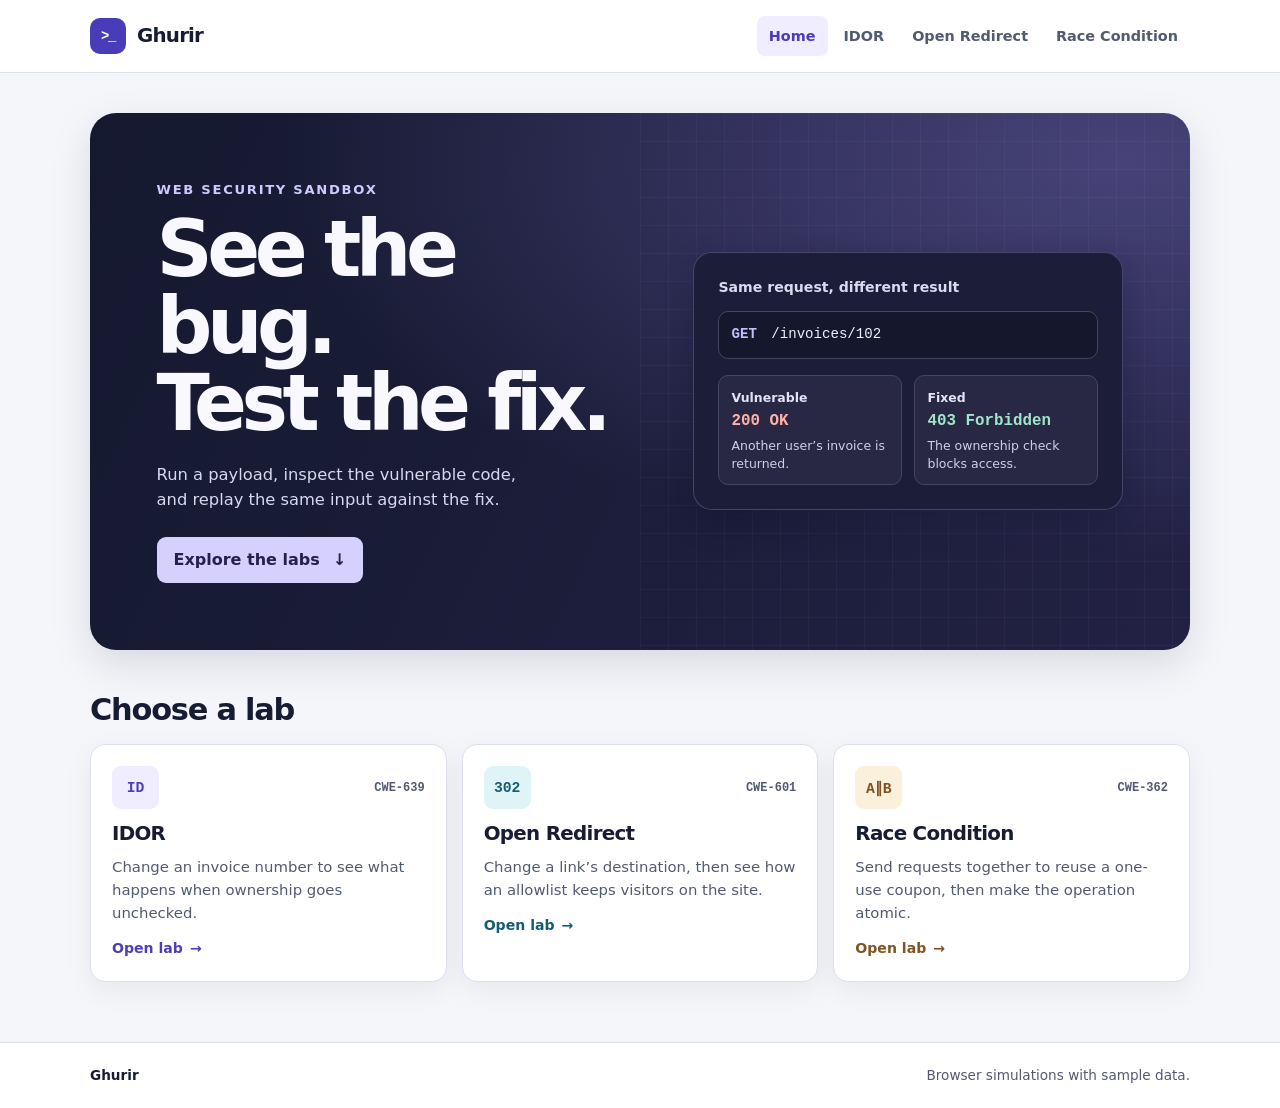
<file: index.html>
<!doctype html>
<html lang="en">
<head>
  <meta charset="utf-8">
  <meta name="viewport" content="width=device-width, initial-scale=1">
  <meta name="description" content="Three interactive labs that show vulnerable and fixed behavior side by side.">
  <meta name="theme-color" content="#f5f6fa">
  <title>Web Security Sandbox · Ghurir</title>
  <link rel="icon" type="image/png" href="./assets/icon.png">
  <link rel="stylesheet" href="./assets/styles.css">
</head>
<body>
  <a class="skip-link" href="#main">Skip to content</a>
  <header class="site-header">
    <div class="wrap header-inner">
      <a class="brand" href="./index.html">
        <span class="brand-mark" aria-hidden="true">&gt;_</span>
        <span>Ghurir</span>
      </a>
      <nav class="site-nav" aria-label="Main navigation">
        <a href="./index.html" aria-current="page">Home</a>
        <a href="./idor.html">IDOR</a>
        <a href="./open-redirect.html">Open Redirect</a>
        <a href="./race-condition.html">Race Condition</a>
      </nav>
    </div>
  </header>
  <main class="wrap home" id="main">
    <section class="hero" aria-labelledby="hero-title">
      <div class="hero-copy">
        <p class="hero-label">Web security sandbox</p>
        <h1 id="hero-title">See the bug.<br>Test the fix.</h1>
        <p>Run a payload, inspect the vulnerable code, and replay the same input against the fix.</p>
        <a class="button hero-button" href="#labs">Explore the labs <span aria-hidden="true">↓</span></a>
      </div>
      <div class="hero-example" aria-label="Example of an IDOR request">
        <div class="hero-example-label">Same request, different result</div>
        <code class="hero-request"><span>GET</span> /invoices/102</code>
        <div class="hero-outcomes">
          <div class="hero-outcome">
            <span>Vulnerable</span>
            <strong class="hero-open">200 OK</strong>
            <p>Another user’s invoice is returned.</p>
          </div>
          <div class="hero-outcome">
            <span>Fixed</span>
            <strong class="hero-blocked">403 Forbidden</strong>
            <p>The ownership check blocks access.</p>
          </div>
        </div>
      </div>
    </section>

    <section class="lab-list" id="labs" aria-labelledby="labs-title">
      <h2 id="labs-title">Choose a lab</h2>
      <div class="lab-grid">
        <a class="lab-card" data-card="idor" href="./idor.html">
          <span class="lab-symbol" aria-hidden="true">ID</span>
          <span class="card-cwe">CWE-639</span>
          <h3>IDOR</h3>
          <p>Change an invoice number to see what happens when ownership goes unchecked.</p>
          <span class="card-link">Open lab <span aria-hidden="true">→</span></span>
        </a>
        <a class="lab-card" data-card="open-redirect" href="./open-redirect.html">
          <span class="lab-symbol" aria-hidden="true">302</span>
          <span class="card-cwe">CWE-601</span>
          <h3>Open Redirect</h3>
          <p>Change a link’s destination, then see how an allowlist keeps visitors on the site.</p>
          <span class="card-link">Open lab <span aria-hidden="true">→</span></span>
        </a>
        <a class="lab-card" data-card="race-condition" href="./race-condition.html">
          <span class="lab-symbol" aria-hidden="true">A∥B</span>
          <span class="card-cwe">CWE-362</span>
          <h3>Race Condition</h3>
          <p>Send requests together to reuse a one-use coupon, then make the operation atomic.</p>
          <span class="card-link">Open lab <span aria-hidden="true">→</span></span>
        </a>
      </div>
    </section>
  </main>
  <footer class="site-footer">
    <div class="wrap footer-inner">
      <a class="footer-brand" href="./index.html">Ghurir</a>
      <span>Browser simulations with sample data.</span>
    </div>
  </footer>
</body>
</html>
</file>
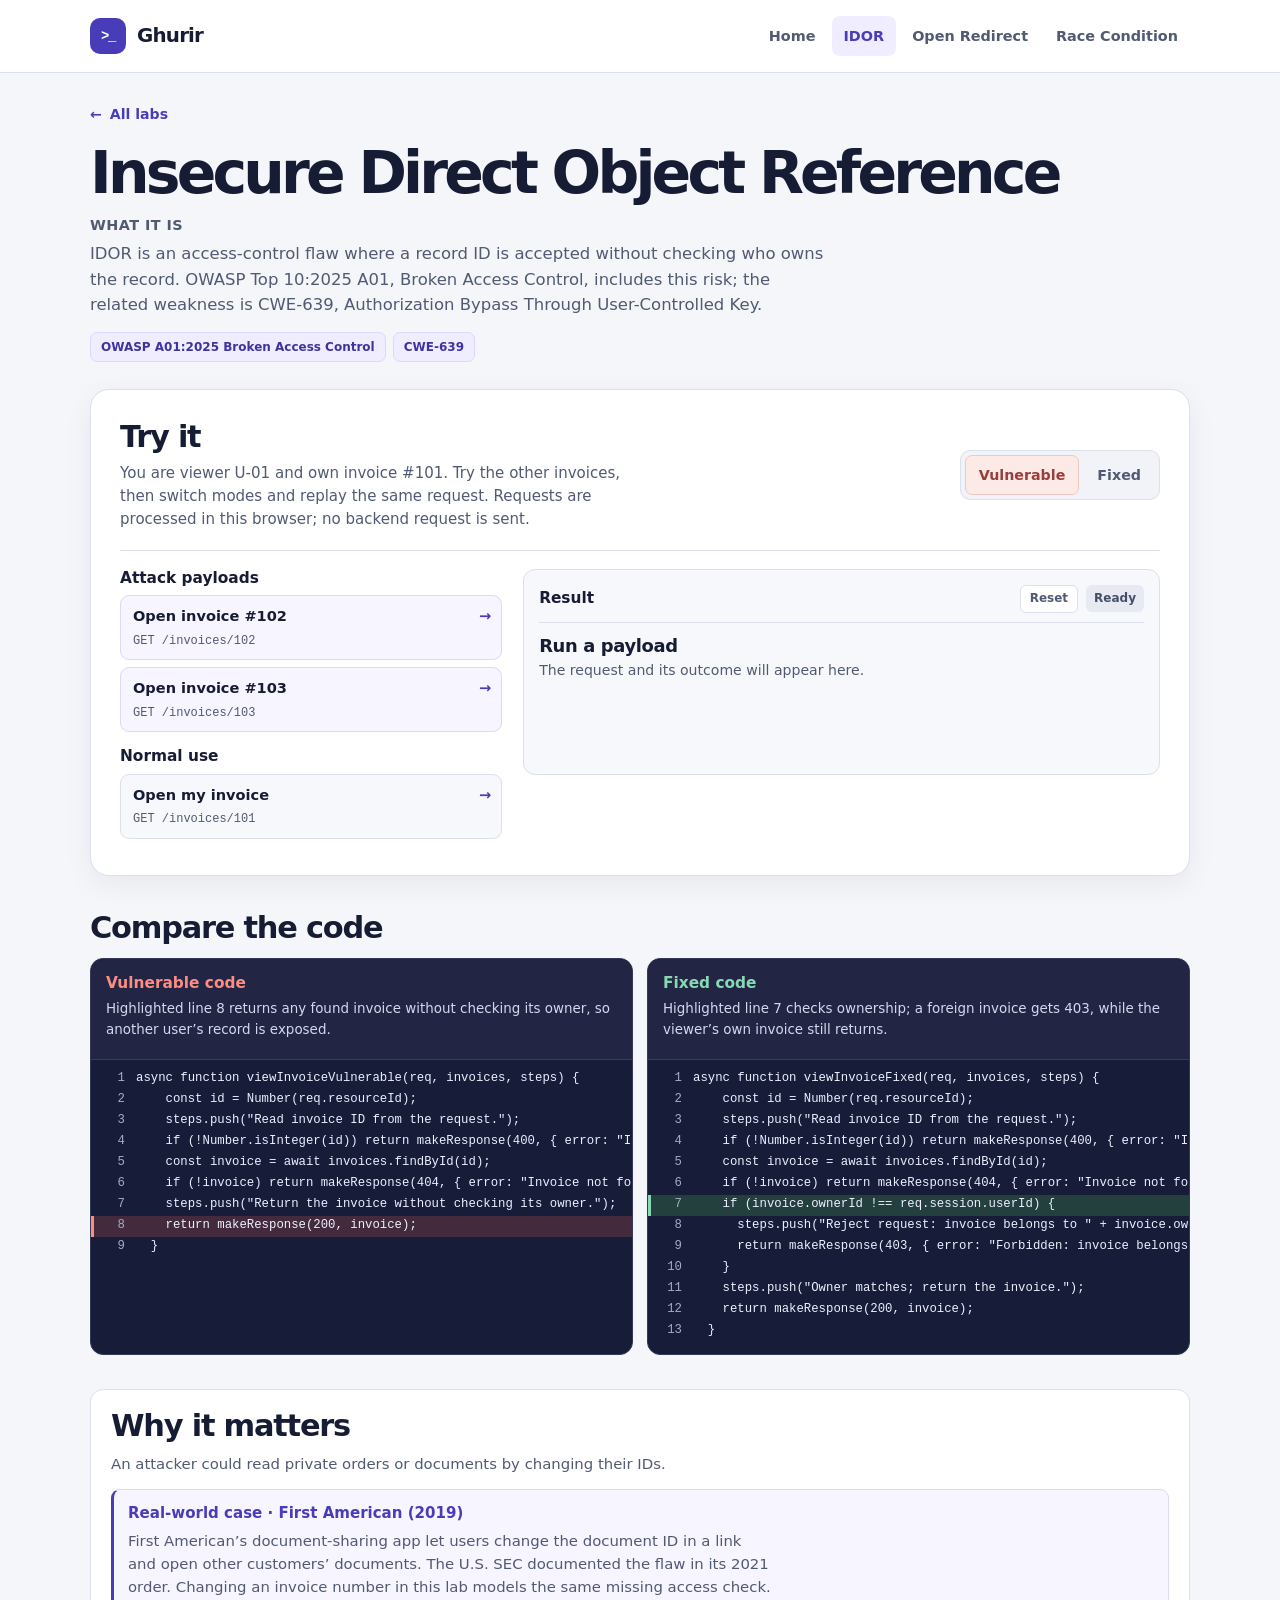
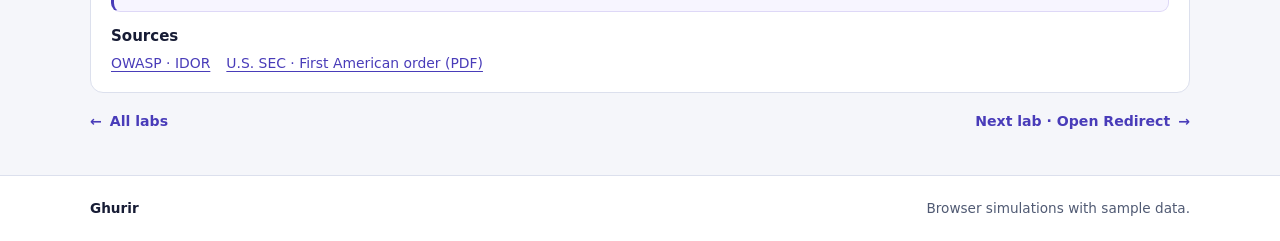
<file: idor.html>
<!doctype html>
<html lang="en">
<head>
  <meta charset="utf-8">
  <meta name="viewport" content="width=device-width, initial-scale=1">
  <meta name="description" content="Change an invoice number to see what happens when ownership goes unchecked.">
  <meta name="theme-color" content="#f5f6fa">
  <title>IDOR · Ghurir</title>
  <link rel="icon" type="image/png" href="./assets/icon.png">
  <link rel="stylesheet" href="./assets/styles.css">
  <script defer src="./assets/labs.js"></script>
  <script defer src="./assets/sandbox.js"></script>
</head>
<body>
  <a class="skip-link" href="#main">Skip to content</a>
  <header class="site-header">
    <div class="wrap header-inner">
      <a class="brand" href="./index.html">
        <span class="brand-mark" aria-hidden="true">&gt;_</span>
        <span>Ghurir</span>
      </a>
      <nav class="site-nav" aria-label="Main navigation">
        <a href="./index.html">Home</a>
        <a href="./idor.html" aria-current="page">IDOR</a>
        <a href="./open-redirect.html">Open Redirect</a>
        <a href="./race-condition.html">Race Condition</a>
      </nav>
    </div>
  </header>
  <main id="main" class="wrap lab-page">
    <a class="back-link" href="./index.html#labs"><span aria-hidden="true">←</span> All labs</a>
    <header class="lab-intro">
      <h1>Insecure Direct Object Reference</h1>
      <h2>What it is</h2>
      <p>IDOR is an access-control flaw where a record ID is accepted without checking who owns the record. OWASP Top 10:2025 A01, Broken Access Control, includes this risk; the related weakness is CWE-639, Authorization Bypass Through User-Controlled Key.</p>
      <ul class="classification" aria-label="Vulnerability classification">
        <li><a href="https://top10.owasp.org/2025/A01_2025-Broken_Access_Control/" target="_blank" rel="noopener">OWASP A01:2025 Broken Access Control</a></li>
        <li><a href="https://cwe.mitre.org/data/definitions/639.html" target="_blank" rel="noopener">CWE-639</a></li>
      </ul>
    </header>

    <section class="sandbox" data-sandbox="idor" data-mode="vulnerable" aria-labelledby="try-title">
      <div class="sandbox-header">
        <div>
          <h2 id="try-title">Try it</h2>
          <p>You are viewer U-01 and own invoice #101. Try the other invoices, then switch modes and replay the same request. Requests are processed in this browser; no backend request is sent.</p>
        </div>
        <div class="mode-picker" role="group" aria-label="Simulation mode">
          <button type="button" data-mode-button="vulnerable" aria-pressed="true">Vulnerable</button>
          <button type="button" data-mode-button="fixed" aria-pressed="false">Fixed</button>
        </div>
      </div>
      <div class="sandbox-grid">
        <div class="actions-panel">
          <h3>Attack payloads</h3>
          <button type="button" class="payload-button" data-payload="102" data-selected="false">
            <span class="payload-name">Open invoice #102 <span aria-hidden="true">→</span></span>
            <code>GET /invoices/102</code>
          </button>
          <button type="button" class="payload-button" data-payload="103" data-selected="false">
            <span class="payload-name">Open invoice #103 <span aria-hidden="true">→</span></span>
            <code>GET /invoices/103</code>
          </button>
          <h3 class="normal-heading">Normal use</h3>
          <button type="button" class="payload-button normal-button" data-payload="101" data-selected="false">
            <span class="payload-name">Open my invoice <span aria-hidden="true">→</span></span>
            <code>GET /invoices/101</code>
          </button>
        </div>
        <div class="result-panel" data-response aria-busy="false">
          <div class="result-heading">
            <h3>Result</h3>
            <span class="result-tools"><button type="button" class="reset-button" data-reset>Reset</button><span class="badge" data-status data-tone="neutral">Ready</span></span>
          </div>
          <div class="result-summary" role="status" aria-live="polite" aria-atomic="true">
            <h4 data-result-title>Run a payload</h4>
            <p data-result-detail>The request and its outcome will appear here.</p>
          </div>
          <div class="request-panel" data-request hidden>
            <h4 data-request-label>Simulated request</h4>
            <pre><code data-request-text></code></pre>
          </div>
          <div class="result-data" data-result-data></div>
        </div>
      </div>
      <noscript><p class="noscript-note">Enable JavaScript to run the simulation.</p></noscript>
    </section>

    <section class="code-section" aria-labelledby="code-title">
      <h2 id="code-title">Compare the code</h2>
      <div class="code-grid">
        <figure class="code-card" data-code-kind="vulnerable">
          <figcaption>
            <h3>Vulnerable code</h3>
            <p>Highlighted line 8 returns any found invoice without checking its owner, so another user’s record is exposed.</p>
          </figcaption>
          <pre tabindex="0" aria-label="Vulnerable code example"><code data-executable-code="vulnerable" data-highlight-line="8"></code></pre>
        </figure>
        <figure class="code-card" data-code-kind="fixed">
          <figcaption>
            <h3>Fixed code</h3>
            <p>Highlighted line 7 checks ownership; a foreign invoice gets 403, while the viewer’s own invoice still returns.</p>
          </figcaption>
          <pre tabindex="0" aria-label="Fixed code example"><code data-executable-code="fixed" data-highlight-line="7"></code></pre>
        </figure>
      </div>
    </section>

    <section class="impact-section" aria-labelledby="impact-title">
      <h2 id="impact-title">Why it matters</h2>
      <p>An attacker could read private orders or documents by changing their IDs.</p>
      <section class="case-study" id="real-world-case" aria-labelledby="case-title">
        <h3 id="case-title">Real-world case · First American (2019)</h3>
        <p>First American’s document-sharing app let users change the document ID in a link and open other customers’ documents. The U.S. SEC documented the flaw in its 2021 order. Changing an invoice number in this lab models the same missing access check.</p>
      </section>
      <h3>Sources</h3>
      <ul class="sources">
        <li><a href="https://community.owasp.org/attacks/insecure_direct_object_reference" target="_blank" rel="noopener">OWASP · IDOR</a></li>
        <li><a href="https://www.sec.gov/files/litigation/admin/2021/34-92176.pdf" target="_blank" rel="noopener">U.S. SEC · First American order (PDF)</a></li>
      </ul>
    </section>
    <nav class="lab-footer" aria-label="Lab navigation">
      <a class="text-link" href="./index.html#labs"><span aria-hidden="true">←</span> All labs</a>
      <a class="text-link" href="./open-redirect.html">Next lab · Open Redirect <span aria-hidden="true">→</span></a>
    </nav>
  </main>
  <footer class="site-footer">
    <div class="wrap footer-inner">
      <a class="footer-brand" href="./index.html">Ghurir</a>
      <span>Browser simulations with sample data.</span>
    </div>
  </footer>
</body>
</html>
</file>
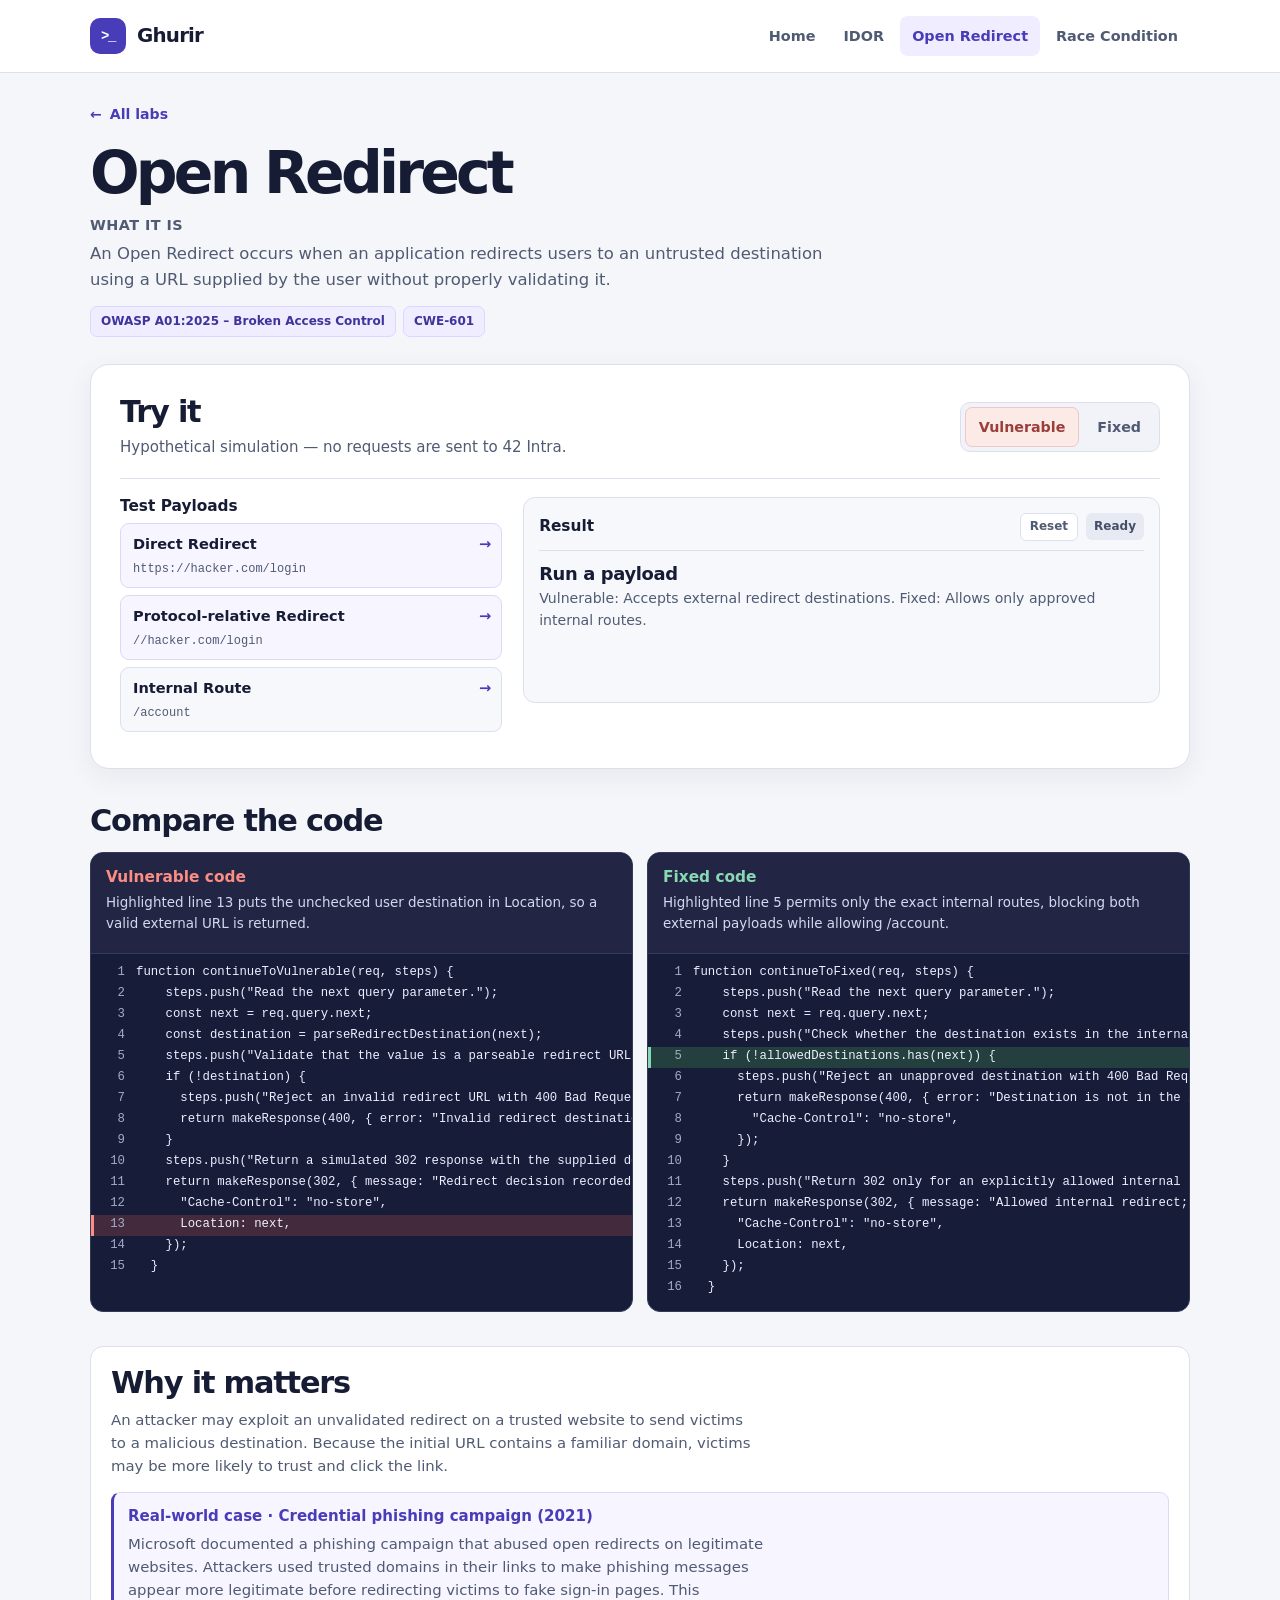
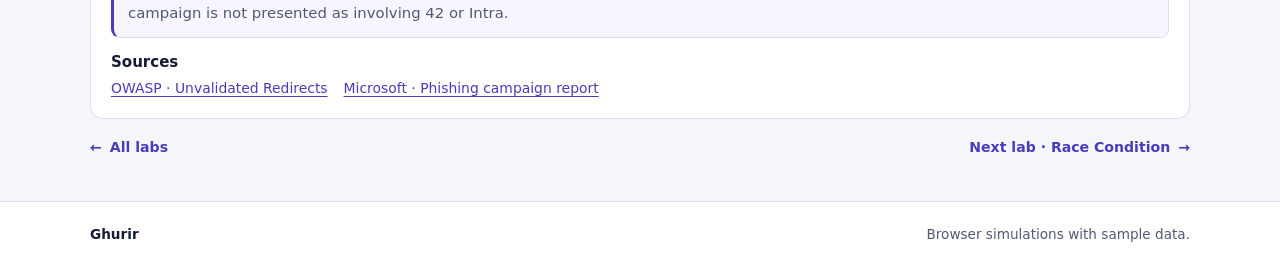
<file: open-redirect.html>
<!doctype html>
<html lang="en">
<head>
  <meta charset="utf-8">
  <meta name="viewport" content="width=device-width, initial-scale=1">
  <meta name="description" content="Change a link’s destination, then see how an allowlist keeps visitors on the site.">
  <meta name="theme-color" content="#f5f6fa">
  <title>Open Redirect · Ghurir</title>
  <link rel="icon" type="image/png" href="./assets/icon.png">
  <link rel="stylesheet" href="./assets/styles.css">
  <script defer src="./assets/labs.js"></script>
  <script defer src="./assets/sandbox.js"></script>
</head>
<body>
  <a class="skip-link" href="#main">Skip to content</a>
  <header class="site-header">
    <div class="wrap header-inner">
      <a class="brand" href="./index.html">
        <span class="brand-mark" aria-hidden="true">&gt;_</span>
        <span>Ghurir</span>
      </a>
      <nav class="site-nav" aria-label="Main navigation">
        <a href="./index.html">Home</a>
        <a href="./idor.html">IDOR</a>
        <a href="./open-redirect.html" aria-current="page">Open Redirect</a>
        <a href="./race-condition.html">Race Condition</a>
      </nav>
    </div>
  </header>
  <main id="main" class="wrap lab-page">
    <a class="back-link" href="./index.html#labs"><span aria-hidden="true">←</span> All labs</a>
    <header class="lab-intro">
      <h1>Open Redirect</h1>
      <h2>What it is</h2>
      <p>An Open Redirect occurs when an application redirects users to an untrusted destination using a URL supplied by the user without properly validating it.</p>
      <ul class="classification" aria-label="Vulnerability classification">
        <li><a href="https://top10.owasp.org/2025/A01_2025-Broken_Access_Control/" target="_blank" rel="noopener">OWASP A01:2025 – Broken Access Control</a></li>
        <li><a href="https://cwe.mitre.org/data/definitions/601.html" target="_blank" rel="noopener">CWE-601</a></li>
      </ul>
    </header>

    <section class="sandbox" data-sandbox="open-redirect" data-mode="vulnerable" data-hide-events="true" aria-labelledby="try-title">
      <div class="sandbox-header">
        <div>
          <h2 id="try-title">Try it</h2>
          <p>Hypothetical simulation — no requests are sent to 42 Intra.</p>
        </div>
        <div class="mode-picker" role="group" aria-label="Simulation mode">
          <button type="button" data-mode-button="vulnerable" aria-pressed="true">Vulnerable</button>
          <button type="button" data-mode-button="fixed" aria-pressed="false">Fixed</button>
        </div>
      </div>
      <div class="sandbox-grid">
        <div class="actions-panel">
          <h3>Test Payloads</h3>
          <button type="button" class="payload-button" data-payload="https://hacker.com/login" data-selected="false">
            <span class="payload-name">Direct Redirect <span aria-hidden="true">→</span></span>
            <code>https://hacker.com/login</code>
          </button>
          <button type="button" class="payload-button" data-payload="//hacker.com/login" data-selected="false">
            <span class="payload-name">Protocol-relative Redirect <span aria-hidden="true">→</span></span>
            <code>//hacker.com/login</code>
          </button>
          <button type="button" class="payload-button normal-button" data-payload="/account" data-selected="false">
            <span class="payload-name">Internal Route <span aria-hidden="true">→</span></span>
            <code>/account</code>
          </button>
        </div>
        <div class="result-panel" data-response aria-busy="false">
          <div class="result-heading">
            <h3>Result</h3>
            <span class="result-tools"><button type="button" class="reset-button" data-reset>Reset</button><span class="badge" data-status data-tone="neutral">Ready</span></span>
          </div>
          <div class="result-summary" role="status" aria-live="polite" aria-atomic="true">
            <h4 data-result-title>Run a payload</h4>
            <p data-result-detail>Vulnerable: Accepts external redirect destinations. Fixed: Allows only approved internal routes.</p>
          </div>
          <div class="request-panel" data-request hidden>
            <h4 data-request-label>Simulated request</h4>
            <pre><code data-request-text></code></pre>
          </div>
          <div class="result-data" data-result-data></div>
        </div>
      </div>
      <noscript><p class="noscript-note">Enable JavaScript to run the simulation.</p></noscript>
    </section>

    <section class="code-section" aria-labelledby="code-title">
      <h2 id="code-title">Compare the code</h2>
      <div class="code-grid">
        <figure class="code-card" data-code-kind="vulnerable">
          <figcaption>
            <h3>Vulnerable code</h3>
            <p>Highlighted line 13 puts the unchecked user destination in Location, so a valid external URL is returned.</p>
          </figcaption>
          <pre tabindex="0" aria-label="Vulnerable code example"><code data-executable-code="vulnerable" data-highlight-line="13"></code></pre>
        </figure>
        <figure class="code-card" data-code-kind="fixed">
          <figcaption>
            <h3>Fixed code</h3>
            <p>Highlighted line 5 permits only the exact internal routes, blocking both external payloads while allowing /account.</p>
          </figcaption>
          <pre tabindex="0" aria-label="Fixed code example"><code data-executable-code="fixed" data-highlight-line="5"></code></pre>
        </figure>
      </div>
    </section>

    <section class="impact-section" aria-labelledby="impact-title">
      <h2 id="impact-title">Why it matters</h2>
      <p>An attacker may exploit an unvalidated redirect on a trusted website to send victims to a malicious destination. Because the initial URL contains a familiar domain, victims may be more likely to trust and click the link.</p>
      <section class="case-study" id="real-world-case" aria-labelledby="case-title">
        <h3 id="case-title">Real-world case · Credential phishing campaign (2021)</h3>
        <p>Microsoft documented a phishing campaign that abused open redirects on legitimate websites. Attackers used trusted domains in their links to make phishing messages appear more legitimate before redirecting victims to fake sign-in pages. This campaign is not presented as involving 42 or Intra.</p>
      </section>
      <h3>Sources</h3>
      <ul class="sources">
        <li><a href="https://cheatsheetseries.owasp.org/cheatsheets/Unvalidated_Redirects_and_Forwards_Cheat_Sheet.html" target="_blank" rel="noopener">OWASP · Unvalidated Redirects</a></li>
        <li><a href="https://www.microsoft.com/en-us/security/blog/2021/08/26/widespread-credential-phishing-campaign-abuses-open-redirector-links/" target="_blank" rel="noopener">Microsoft · Phishing campaign report</a></li>
      </ul>
    </section>
    <nav class="lab-footer" aria-label="Lab navigation">
      <a class="text-link" href="./index.html#labs"><span aria-hidden="true">←</span> All labs</a>
      <a class="text-link" href="./race-condition.html">Next lab · Race Condition <span aria-hidden="true">→</span></a>
    </nav>
  </main>
  <footer class="site-footer">
    <div class="wrap footer-inner">
      <a class="footer-brand" href="./index.html">Ghurir</a>
      <span>Browser simulations with sample data.</span>
    </div>
  </footer>
</body>
</html>
</file>
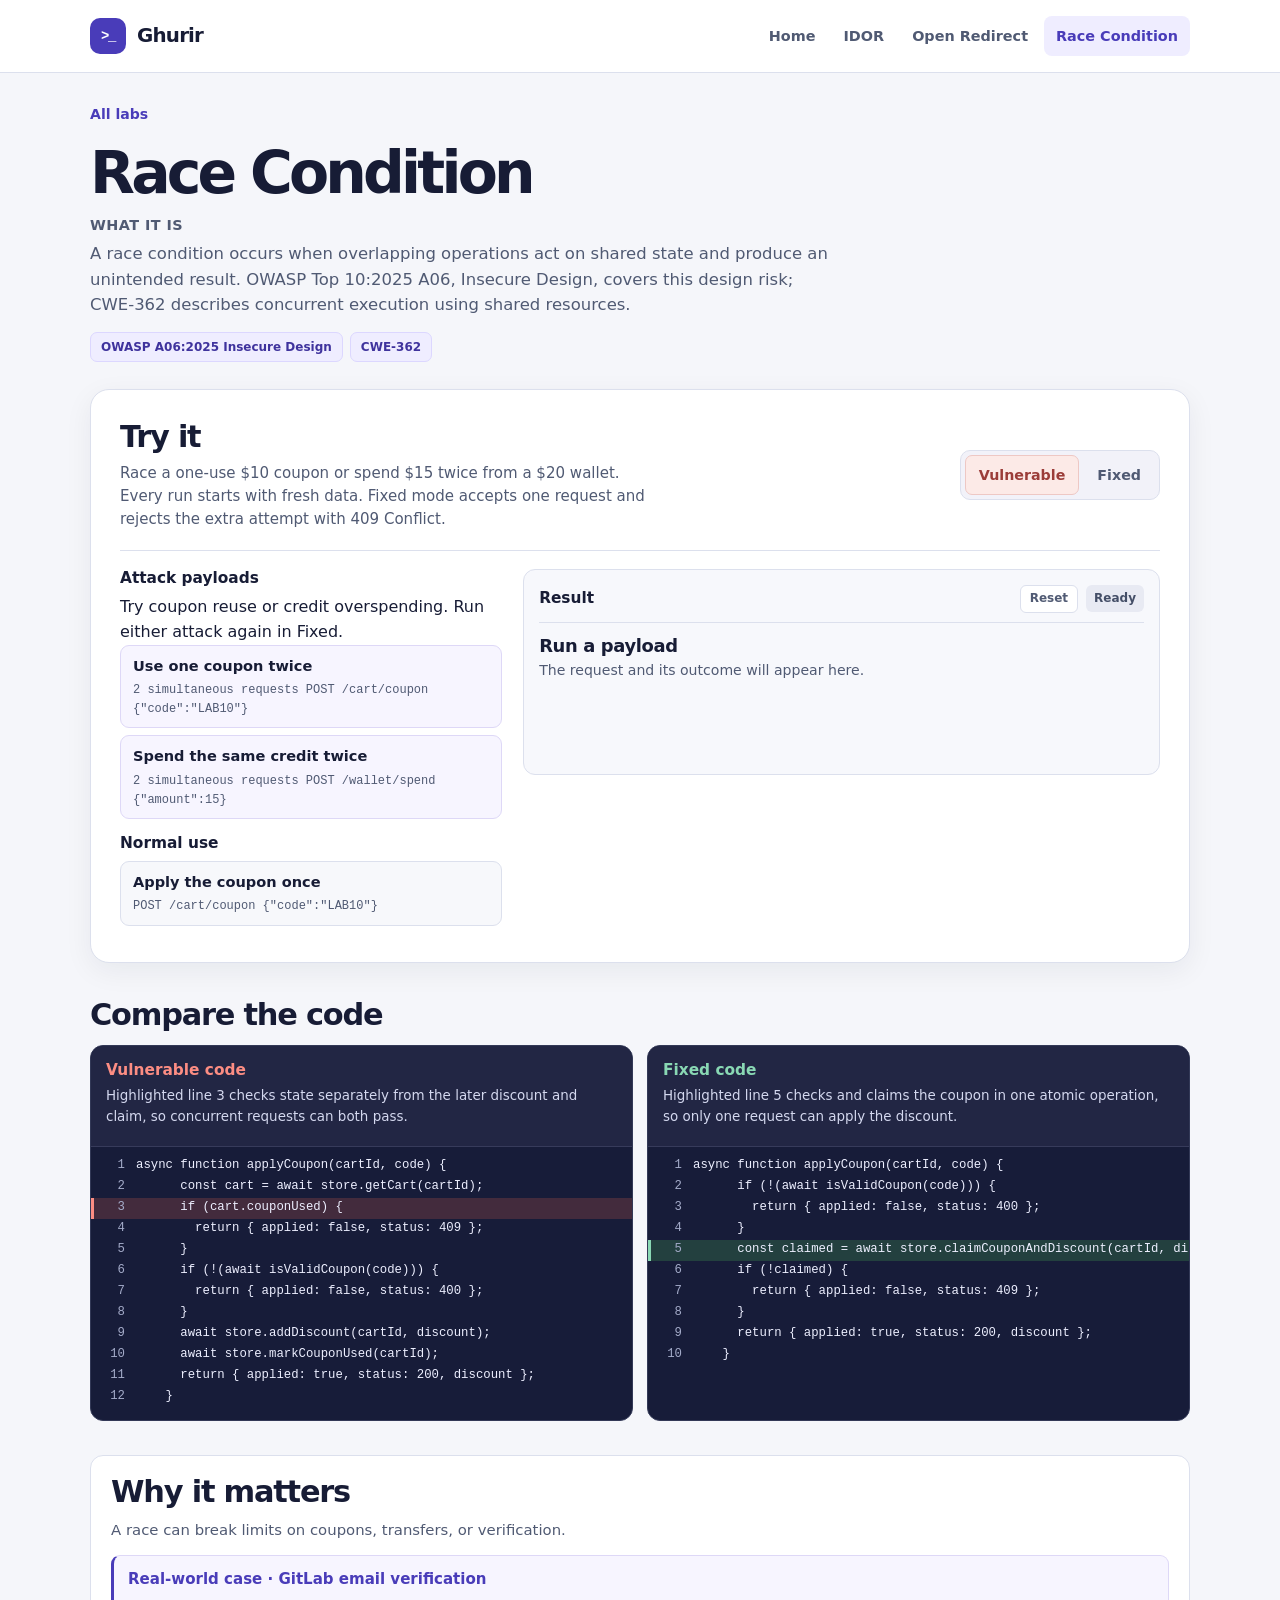
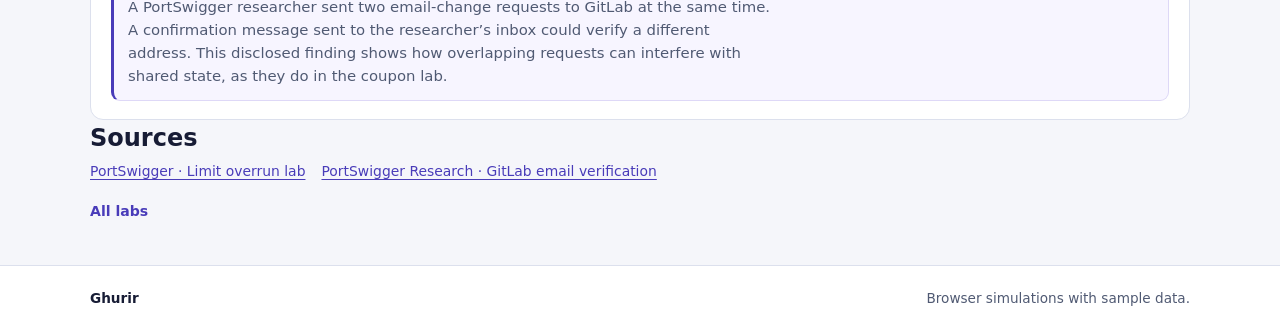
<file: race-condition.html>
<!doctype html>
<html lang="en">
<head>
  <meta charset="utf-8">
  <meta name="viewport" content="width=device-width, initial-scale=1">
  <meta name="description" content="Send requests together to reuse a one-use coupon, then make the operation atomic.">
  <meta name="theme-color" content="#f5f6fa">
  <title>Race Condition · Ghurir</title>
  <link rel="icon" type="image/png" href="./assets/icon.png">
  <link rel="stylesheet" href="./assets/styles.css">
  <script defer src="./assets/labs.js"></script>
  <script defer src="./assets/sandbox.js"></script>
</head>
<body>
  <a class="skip-link" href="#main">Skip to content</a>
  <header class="site-header">
    <div class="wrap header-inner">
      <a class="brand" href="./index.html">
        <span class="brand-mark" aria-hidden="true">&gt;_</span>
        <span>Ghurir</span>
      </a>
      <nav class="site-nav" aria-label="Main navigation">
        <a href="./index.html">Home</a>
        <a href="./idor.html">IDOR</a>
        <a href="./open-redirect.html">Open Redirect</a>
        <a href="./race-condition.html" aria-current="page">Race Condition</a>
      </nav>
    </div>
  </header>
  <main id="main" class="wrap lab-page">
    <a class="back-link" href="./index.html#labs">All labs</a>
    <header class="lab-intro">
      <h1>Race Condition</h1>
      <h2>What it is</h2>
      <p>A race condition occurs when overlapping operations act on shared state and produce an unintended result. OWASP Top 10:2025 A06, Insecure Design, covers this design risk; CWE-362 describes concurrent execution using shared resources.</p>
      <ul class="classification" aria-label="Vulnerability classification">
        <li><a href="https://top10.owasp.org/2025/A06_2025-Insecure_Design/" target="_blank" rel="noopener">OWASP A06:2025 Insecure Design</a></li>
        <li><a href="https://cwe.mitre.org/data/definitions/362.html" target="_blank" rel="noopener">CWE-362</a></li>
      </ul>
    </header>

    <section class="sandbox" data-sandbox="race-condition" data-mode="vulnerable" aria-labelledby="try-title">
      <div class="sandbox-header">
        <div>
          <h2 id="try-title">Try it</h2>
          <p>Race a one-use $10 coupon or spend $15 twice from a $20 wallet. Every run starts with fresh data. Fixed mode accepts one request and rejects the extra attempt with 409 Conflict.</p>
        </div>
        <div class="mode-picker" role="group" aria-label="Simulation mode">
          <button type="button" data-mode-button="vulnerable" aria-pressed="true">Vulnerable</button>
          <button type="button" data-mode-button="fixed" aria-pressed="false">Fixed</button>
        </div>
      </div>
      <div class="sandbox-grid">
        <div class="actions-panel">
          <h3>Attack payloads</h3>
          <p class="payload-instruction">Try coupon reuse or credit overspending. Run either attack again in Fixed.</p>
          <button type="button" class="payload-button" data-payload="pair" data-selected="false" aria-pressed="false">
            <span class="payload-name">Use one coupon twice</span>
            <code><span class="payload-input">2 simultaneous requests</span>
POST /cart/coupon
{"code":"LAB10"}</code>
          </button>
          <button type="button" class="payload-button" data-payload="credit" data-selected="false" aria-pressed="false">
            <span class="payload-name">Spend the same credit twice</span>
            <code><span class="payload-input">2 simultaneous requests</span>
POST /wallet/spend
{"amount":15}</code>
          </button>
          <h3 class="normal-heading">Normal use</h3>
          <button type="button" class="payload-button normal-button" data-normal="normal" data-selected="false" aria-pressed="false">
            <span class="payload-name">Apply the coupon once</span>
            <code>POST /cart/coupon
{"code":"LAB10"}</code>
          </button>
        </div>
        <div class="result-panel" data-response aria-busy="false">
          <div class="result-heading">
            <h3>Result</h3>
            <span class="result-tools"><button type="button" class="reset-button" data-reset>Reset</button><span class="badge" data-status data-tone="neutral">Ready</span></span>
          </div>
          <div class="result-summary" role="status" aria-live="polite" aria-atomic="true">
            <h4 data-result-title>Run a payload</h4>
            <p data-result-detail>The request and its outcome will appear here.</p>
          </div>
          <div class="request-panel" data-request hidden>
            <h4 data-request-label>Simulated request</h4>
            <pre><code data-request-text></code></pre>
          </div>
          <div class="result-data" data-result-data></div>
        </div>
      </div>
      <noscript><p class="noscript-note">Enable JavaScript to run the simulation.</p></noscript>
    </section>

    <section class="code-section" aria-labelledby="code-title">
      <h2 id="code-title">Compare the code</h2>
      <div class="code-grid">
        <figure class="code-card" data-code-kind="vulnerable">
          <figcaption>
            <h3>Vulnerable code</h3>
            <p>Highlighted line 3 checks state separately from the later discount and claim, so concurrent requests can both pass.</p>
          </figcaption>
          <pre tabindex="0" aria-label="Vulnerable code example"><code data-executable-code="vulnerable" data-highlight-line="3"></code></pre>
        </figure>
        <figure class="code-card" data-code-kind="fixed">
          <figcaption>
            <h3>Fixed code</h3>
            <p>Highlighted line 5 checks and claims the coupon in one atomic operation, so only one request can apply the discount.</p>
          </figcaption>
          <pre tabindex="0" aria-label="Fixed code example"><code data-executable-code="fixed" data-highlight-line="5"></code></pre>
        </figure>
      </div>
    </section>

    <section class="impact-section" aria-labelledby="impact-title">
      <h2 id="impact-title">Why it matters</h2>
      <p>A race can break limits on coupons, transfers, or verification.</p>
      <section class="case-study" id="real-world-case" aria-labelledby="case-title">
        <h3 id="case-title">Real-world case · GitLab email verification</h3>
        <p>A PortSwigger researcher sent two email-change requests to GitLab at the same time. A confirmation message sent to the researcher’s inbox could verify a different address. This disclosed finding shows how overlapping requests can interfere with shared state, as they do in the coupon lab.</p>
      </section>
    </section>

    <section class="sources-section" aria-labelledby="sources-title">
      <h2 id="sources-title">Sources</h2>
      <ul class="sources">
        <li><a href="https://portswigger.net/web-security/race-conditions/lab-race-conditions-limit-overrun" target="_blank" rel="noopener">PortSwigger · Limit overrun lab</a></li>
        <li><a href="https://portswigger.net/research/smashing-the-state-machine" target="_blank" rel="noopener">PortSwigger Research · GitLab email verification</a></li>
      </ul>
    </section>
    <nav class="lab-footer" aria-label="Lab navigation">
      <a class="text-link" href="./index.html#labs">All labs</a>
    
    </nav>
  </main>
  <footer class="site-footer">
    <div class="wrap footer-inner">
      <a class="footer-brand" href="./index.html">Ghurir</a>
      <span>Browser simulations with sample data.</span>
    </div>
  </footer>
</body>
</html>
</file>
<file: assets/styles.css>
:root {
  color-scheme: light;
  --background: #f5f6fa;
  --surface: #ffffff;
  --ink: #171c35;
  --muted: #505a73;
  --line: #dce0ed;
  --brand: #493cb9;
  --brand-light: #efedff;
  --navy: #171c39;
  --positive: #176649;
  --positive-background: #e1f5ec;
  --negative: #9b3d39;
  --negative-background: #fceae7;
  --shadow: 0 8px 28px #151a3510;
  --mono: "IBM Plex Mono", ui-monospace, "Cascadia Mono", Consolas, monospace;
}

* {
  box-sizing: border-box;
}

html {
  scroll-behavior: smooth;
}

body {
  margin: 0;
  color: var(--ink);
  background: var(--background);
  font-family: Inter, system-ui, -apple-system, BlinkMacSystemFont, sans-serif;
  font-size: 1rem;
  line-height: 1.55;
}

button {
  font: inherit;
}

a {
  color: var(--brand);
  text-underline-offset: 0.2em;
}

h1, h2, h3, h4, p {
  margin: 0;
}

code, pre {
  font-family: var(--mono);
}

:focus-visible {
  outline: 3px solid #6758ef;
  outline-offset: 4px;
}

.wrap {
  width: min(1100px, calc(100% - 64px));
  margin-inline: auto;
}

.skip-link {
  position: fixed;
  top: 12px;
  left: 12px;
  z-index: 2;
  padding: 10px 16px;
  border-radius: 8px;
  background: var(--surface);
  transform: translateY(-160%);
}

.skip-link:focus {
  transform: translateY(0);
}

.site-header {
  background: var(--surface);
  border-bottom: 1px solid var(--line);
}

.header-inner {
  display: flex;
  min-height: 72px;
  align-items: center;
  justify-content: space-between;
  gap: 16px;
}

.brand {
  display: inline-flex;
  align-items: center;
  gap: 11px;
  color: var(--ink);
  font-weight: 780;
  font-size: 1.24rem;
  letter-spacing: -0.04em;
  text-decoration: none;
}

.brand-mark {
  display: grid;
  place-items: center;
  width: 36px;
  height: 36px;
  border-radius: 10px;
  color: #fff;
  background: var(--brand);
  font: 700 0.87rem var(--mono);
  letter-spacing: -0.1em;
}

.site-nav {
  display: flex;
  align-items: center;
  gap: 4px;
}

.site-nav a {
  display: block;
  padding: 9px 12px;
  border-radius: 8px;
  color: var(--muted);
  font-size: 0.9rem;
  font-weight: 650;
  text-decoration: none;
  white-space: nowrap;
}

.site-nav a:hover,
.site-nav a[aria-current="page"] {
  color: var(--brand);
  background: var(--brand-light);
}

.home {
  padding-top: 40px;
  padding-bottom: 60px;
}

.hero {
  display: grid;
  grid-template-columns: minmax(0, 1.1fr) minmax(0, 1fr);
  align-items: center;
  gap: clamp(24px, 5vw, 70px);
  position: relative;
  padding: clamp(30px, 5.2vw, 68px);
  overflow: hidden;
  border-radius: 26px;
  color: #fff;
  background:
    radial-gradient(ellipse at 94% 9%, #474379 0%, transparent 58%),
    linear-gradient(115deg, #15192f, #222144);
  box-shadow: 0 14px 40px #171c3921;
}

.hero::after {
  content: "";
  position: absolute;
  inset: 0 0 0 50%;
  background:
    linear-gradient(#eeebff09 1px, transparent 1px),
    linear-gradient(90deg, #eeebff09 1px, transparent 1px);
  background-size: 28px 28px;
  pointer-events: none;
}

.hero-copy, .hero-example {
  position: relative;
  z-index: 1;
}

.hero-label {
  margin-bottom: 11px;
  color: #cfc9ff;
  font-size: 0.82rem;
  font-weight: 750;
  letter-spacing: 0.13em;
  text-transform: uppercase;
}

.hero h1 {
  color: #f9f8ff;
  font-size: clamp(3rem, 6.1vw, 5rem);
  line-height: 0.99;
  font-weight: 760;
  letter-spacing: -0.07em;
}

.hero-copy > p:not(.hero-label) {
  max-width: 360px;
  margin-top: 19px;
  color: #d8d9ef;
  font-size: 1.02rem;
}

.button {
  display: inline-flex;
  min-height: 46px;
  align-items: center;
  justify-content: center;
  gap: 13px;
  padding: 10px 17px;
  border-radius: 9px;
  font-weight: 750;
  text-decoration: none;
}

.hero-button {
  margin-top: 25px;
  color: #24204f;
  background: #d6d0ff;
}

.hero-button:hover {
  background: #eeebff;
}

.hero-example {
  min-width: 0;
  padding: clamp(15px, 2.2vw, 24px);
  border: 1px solid #a9a3e34a;
  border-radius: 19px;
  background: #1c1d38;
  box-shadow: 0 12px 30px #0d10284d;
}

.hero-example-label {
  margin-bottom: 12px;
  color: #dcdaf0;
  font-size: 0.88rem;
  font-weight: 670;
}

.hero-request {
  display: block;
  padding: 12px;
  overflow-wrap: anywhere;
  border: 1px solid #444361;
  border-radius: 10px;
  background: #15172d;
  color: #f1efff;
  font-size: 0.88rem;
}

.hero-request span {
  margin-right: 6px;
  color: #c5bbff;
  font-weight: 740;
}

.hero-outcomes {
  display: grid;
  grid-template-columns: repeat(2, minmax(0, 1fr));
  gap: 12px;
  margin-top: 16px;
}

.hero-outcome {
  padding: 12px;
  border: 1px solid #464465;
  border-radius: 10px;
  background: #292844;
}

.hero-outcome > span,
.hero-outcome strong,
.hero-outcome p {
  display: block;
}

.hero-outcome > span {
  color: #e5e3f8;
  font-size: 0.78rem;
  font-weight: 690;
}

.hero-outcome strong {
  margin-top: 5px;
  font: 750 clamp(0.76rem, 1.3vw, 0.99rem) var(--mono);
}

.hero-open {
  color: #ffb1a7;
}

.hero-blocked {
  color: #a1e5c9;
}

.hero-outcome p {
  margin-top: 7px;
  color: #cecee4;
  font-size: 0.78rem;
  line-height: 1.4;
}

.lab-list {
  margin-top: 42px;
  scroll-margin-top: 24px;
}

.lab-list h2,
.code-section > h2,
.impact-section h2,
.sandbox h2 {
  font-size: clamp(1.45rem, 2.5vw, 1.9rem);
  line-height: 1.2;
  letter-spacing: -0.04em;
}

.lab-grid {
  display: grid;
  grid-template-columns: repeat(3, minmax(0, 1fr));
  gap: 15px;
  margin-top: 16px;
}

.lab-card {
  --card-accent: #4c3fb6;
  --card-fill: #efedff;
  display: grid;
  grid-template-columns: minmax(0, 1fr) auto;
  align-content: start;
  align-items: center;
  gap: 10px 8px;
  min-width: 0;
  min-height: 224px;
  padding: 21px;
  border: 1px solid var(--line);
  border-radius: 15px;
  background: var(--surface);
  color: var(--ink);
  text-decoration: none;
  box-shadow: var(--shadow);
  transition: border-color 150ms ease, transform 150ms ease;
}

.lab-card[data-card="open-redirect"] {
  --card-accent: #135d74;
  --card-fill: #e0f4f8;
}

.lab-card[data-card="race-condition"] {
  --card-accent: #805322;
  --card-fill: #fbf0dc;
}

.lab-card:hover {
  border-color: var(--card-accent);
  transform: translateY(-2px);
}

.lab-symbol {
  display: grid;
  place-items: center;
  width: 47px;
  height: 43px;
  border-radius: 9px;
  background: var(--card-fill);
  color: var(--card-accent);
  font: 750 0.92rem var(--mono);
}

.card-cwe {
  color: var(--muted);
  font: 640 0.75rem var(--mono);
}

.lab-card h3, .lab-card p, .card-link {
  grid-column: 1 / -1;
}

.lab-card h3 {
  margin-top: 4px;
  font-size: 1.24rem;
  line-height: 1.15;
  letter-spacing: -0.035em;
}

.lab-card p {
  color: var(--muted);
  font-size: 0.93rem;
}

.card-link {
  display: inline-flex;
  align-items: center;
  gap: 7px;
  margin-top: 3px;
  color: var(--card-accent);
  font-size: 0.88rem;
  font-weight: 740;
}

.lab-page {
  padding-top: 29px;
  padding-bottom: 42px;
}

.back-link, .text-link {
  display: inline-flex;
  align-items: center;
  gap: 8px;
  font-size: 0.88rem;
  font-weight: 690;
  text-decoration: none;
}

.text-link:hover, .back-link:hover {
  text-decoration: underline;
}

.lab-intro {
  margin-top: 16px;
  margin-bottom: 27px;
}

.lab-intro h1 {
  margin-bottom: 9px;
  font-size: clamp(2rem, 5.3vw, 3.65rem);
  line-height: 1.06;
  letter-spacing: -0.065em;
}

.lab-intro h2 {
  margin: 0 0 5px;
  color: var(--muted);
  font-size: 0.9rem;
  font-weight: 720;
  letter-spacing: 0.03em;
  text-transform: uppercase;
}

.lab-intro > p {
  max-width: 740px;
  color: var(--muted);
  font-size: 1.03rem;
}

.classification {
  display: flex;
  flex-wrap: wrap;
  gap: 7px;
  margin: 14px 0 0;
  padding: 0;
  list-style: none;
}

.classification a {
  display: inline-block;
  padding: 5px 10px;
  border: 1px solid #dcd7ff;
  border-radius: 7px;
  background: var(--brand-light);
  color: #3f339d;
  font-size: 0.75rem;
  font-weight: 690;
  text-decoration: none;
}

.classification a:hover {
  text-decoration: underline;
}

.sandbox {
  padding: clamp(15px, 2.5vw, 29px);
  border: 1px solid var(--line);
  border-radius: 19px;
  background: var(--surface);
  box-shadow: var(--shadow);
}

.sandbox-header {
  display: flex;
  align-items: center;
  justify-content: space-between;
  gap: 18px;
  padding-bottom: 18px;
  margin-bottom: 18px;
  border-bottom: 1px solid var(--line);
}

.sandbox-header p {
  max-width: 535px;
  margin-top: 6px;
  color: var(--muted);
  font-size: 0.94rem;
}

.mode-picker {
  display: inline-flex;
  gap: 4px;
  flex-shrink: 0;
  padding: 4px;
  border: 1px solid var(--line);
  border-radius: 10px;
  background: #f2f2f9;
}

.mode-picker button {
  min-height: 40px;
  padding: 7px 13px;
  border: 1px solid transparent;
  border-radius: 7px;
  background: transparent;
  color: var(--muted);
  cursor: pointer;
  font-size: 0.89rem;
  font-weight: 740;
}

.mode-picker button:hover {
  color: var(--ink);
}

.mode-picker button[aria-pressed="true"] {
  border-color: #eec8c4;
  background: var(--negative-background);
  color: var(--negative);
}

.mode-picker button[data-mode-button="fixed"][aria-pressed="true"] {
  border-color: #c0e6d5;
  background: var(--positive-background);
  color: var(--positive);
}

.sandbox-grid {
  display: grid;
  grid-template-columns: minmax(220px, 0.75fr) minmax(0, 1.25fr);
  gap: clamp(13px, 2.1vw, 21px);
  align-items: start;
}

.actions-panel h3, .result-heading h3 {
  font-size: 0.96rem;
  line-height: 1.2;
}

.actions-panel h3 {
  margin-bottom: 8px;
}

.actions-panel .normal-heading {
  margin-top: 15px;
}

.payload-button {
  display: flex;
  flex-direction: column;
  gap: 4px;
  width: 100%;
  min-height: 59px;
  padding: 9px 10px 9px 12px;
  margin-block: 0 7px;
  border: 1px solid #ded8f7;
  border-radius: 9px;
  background: #f7f5ff;
  color: var(--ink);
  cursor: pointer;
  text-align: left;
}

.payload-button:hover, .payload-button[data-selected="true"] {
  border-color: #8777dc;
  background: var(--brand-light);
}

.payload-button.normal-button {
  border-color: var(--line);
  background: #f7f8fb;
}

.payload-button.normal-button:hover, .payload-button.normal-button[data-selected="true"] {
  border-color: #96a1be;
  background: #eef1f8;
}

.payload-name {
  display: flex;
  justify-content: space-between;
  gap: 8px;
  width: 100%;
  font-size: 0.91rem;
  font-weight: 730;
}

.payload-name > span {
  color: var(--brand);
}

.payload-button code {
  max-width: 100%;
  color: var(--muted);
  font-size: 0.75rem;
  overflow-wrap: anywhere;
}

.result-panel {
  min-width: 0;
  min-height: 206px;
  padding: 15px;
  border: 1px solid var(--line);
  border-radius: 12px;
  background: #f7f8fc;
}

.result-heading {
  display: flex;
  justify-content: space-between;
  align-items: center;
  gap: 10px;
  padding-bottom: 9px;
  border-bottom: 1px solid var(--line);
}

.badge {
  padding: 4px 8px;
  border-radius: 6px;
  background: #e8eaf3;
  color: #444e67;
  font-size: 0.75rem;
  font-weight: 750;
  text-align: center;
}

.badge[data-tone="allowed"], .badge[data-tone="blocked"] {
  color: var(--positive);
  background: var(--positive-background);
}

.badge[data-tone="exposed"] {
  color: var(--negative);
  background: var(--negative-background);
}

.result-summary {
  padding-top: 12px;
}

.result-summary h4 {
  font-size: 1.12rem;
  line-height: 1.25;
  letter-spacing: -0.02em;
}

.result-summary p {
  margin-top: 3px;
  color: var(--muted);
  font-size: 0.88rem;
}

.request-panel {
  margin-top: 12px;
}

.request-panel h4, .event-log h4 {
  color: var(--muted);
  font-size: 0.78rem;
  font-weight: 700;
}

.request-panel pre {
  margin: 4px 0 0;
  padding: 8px 10px;
  border: 1px solid var(--line);
  border-radius: 7px;
  background: var(--surface);
  color: #282356;
  font-size: 0.74rem;
  white-space: pre-wrap;
  overflow-wrap: anywhere;
}

.response-exchange {
  margin-top: 12px;
}

.exchange-block h4 {
  margin-bottom: 4px;
  color: var(--muted);
  font-size: 0.78rem;
  font-weight: 700;
}

.exchange-block pre {
  margin: 0 0 6px;
  padding: 8px 10px;
  overflow: auto;
  border: 1px solid var(--line);
  border-radius: 7px;
  background: var(--surface);
  color: #282356;
  font-size: 0.74rem;
  white-space: pre-wrap;
  overflow-wrap: anywhere;
}

.facts {
  display: grid;
  grid-template-columns: repeat(3, minmax(0, 1fr));
  gap: 6px;
  margin: 12px 0 0;
}

.facts > div {
  min-width: 0;
  padding: 7px 8px;
  border: 1px solid var(--line);
  border-radius: 7px;
  background: var(--surface);
}

.facts dt {
  color: var(--muted);
  font-size: 0.72rem;
}

.facts dd {
  margin: 2px 0 0;
  font-size: 0.9rem;
  font-weight: 720;
  overflow-wrap: anywhere;
}

.event-log {
  margin-top: 12px;
}

.event-log ol {
  margin: 3px 0 0;
  padding-left: 19px;
  color: #353d56;
  font-size: 0.83rem;
}

.event-log li + li {
  margin-top: 2px;
}

.noscript-note {
  margin-top: 13px;
  color: var(--negative);
  font-size: 0.9rem;
}

.code-section, .impact-section {
  margin-top: 34px;
}

.code-grid {
  display: grid;
  grid-template-columns: repeat(2, minmax(0, 1fr));
  gap: 14px;
  margin-top: 12px;
}

.code-card {
  --code-accent: #fc8d83;
  --code-highlight: #432b3d;
  display: flex;
  min-width: 0;
  flex-direction: column;
  margin: 0;
  border: 1px solid #333957;
  border-radius: 13px;
  background: var(--navy);
  color: #edefff;
}

.code-card[data-code-kind="fixed"] {
  --code-accent: #89d8b4;
  --code-highlight: #23403f;
}

.code-card figcaption {
  min-height: 101px;
  padding: 13px 15px 10px;
  border-bottom: 1px solid #373b5b;
  background: #222644;
  border-radius: 12px 12px 0 0;
}

.code-card h3 {
  color: var(--code-accent);
  font-size: 0.96rem;
}

.code-card figcaption p {
  margin-top: 3px;
  color: #d4d8ef;
  font-size: 0.84rem;
}

.code-card pre {
  flex: 1;
  overflow: auto;
  margin: 0;
  padding: 9px 0 12px;
  font-size: 0.77rem;
  white-space: normal;
}

.code-card pre:focus-visible {
  outline-offset: -3px;
}

.code-card pre > code {
  display: block;
  width: max-content;
  min-width: 100%;
}

.code-line {
  display: flex;
  gap: 11px;
  min-height: 21px;
  align-items: baseline;
  padding-right: 13px;
}

.code-line.highlighted {
  background: var(--code-highlight);
  box-shadow: inset 3px 0 0 var(--code-accent);
}

.line-number {
  flex: 0 0 34px;
  padding-left: 5px;
  color: #a4abc9;
  text-align: right;
  user-select: none;
}

.code-line > span:last-child {
  white-space: pre;
}

.impact-section {
  padding: 18px 20px;
  border: 1px solid var(--line);
  border-radius: 13px;
  background: var(--surface);
}

.impact-section p {
  max-width: 68ch;
  margin-top: 8px;
  color: var(--muted);
  font-size: 0.93rem;
}

.impact-section h3 {
  margin-top: 13px;
  font-size: 0.94rem;
}

.case-study {
  margin-top: 13px;
  padding: 12px 14px;
  border: 1px solid #ded8f7;
  border-inline-start: 3px solid var(--brand);
  border-radius: 9px;
  background: #f7f5ff;
}

.impact-section .case-study h3 {
  margin-top: 0;
  color: var(--brand);
}

.impact-section .case-study p {
  margin-top: 5px;
}

.sources {
  display: flex;
  flex-wrap: wrap;
  gap: 4px 16px;
  margin: 4px 0 0;
  padding: 0;
  list-style: none;
  font-size: 0.87rem;
}

.lab-footer {
  display: flex;
  flex-wrap: wrap;
  justify-content: space-between;
  gap: 12px;
  margin-top: 18px;
}

.site-footer {
  border-top: 1px solid var(--line);
  background: var(--surface);
}

.footer-inner {
  display: flex;
  flex-wrap: wrap;
  align-items: center;
  justify-content: space-between;
  gap: 5px 14px;
  min-height: 65px;
  padding-block: 13px;
  color: var(--muted);
  font-size: 0.85rem;
}

.footer-brand {
  color: var(--ink);
  font-weight: 740;
  text-decoration: none;
}

@media (max-width: 800px) {
  .wrap {
    width: calc(100% - 38px);
  }

  .hero {
    gap: 24px;
    padding: 28px;
  }

  .hero h1 {
    font-size: clamp(2.7rem, 6.9vw, 4rem);
  }

  .lab-card {
    padding: 16px;
  }

  .code-grid {
    grid-template-columns: 1fr;
  }

  .code-card figcaption {
    min-height: 0;
  }
}

@media (max-width: 640px) {
  .wrap {
    width: calc(100% - 28px);
  }

  .header-inner {
    flex-wrap: wrap;
    justify-content: flex-start;
    gap: 7px;
    padding-block: 10px;
  }

  .site-nav {
    flex-wrap: wrap;
    gap: 1px;
  }

  .site-nav a {
    padding: 7px 8px;
    font-size: 0.79rem;
  }

  .home {
    padding-top: 18px;
    padding-bottom: 35px;
  }

  .hero {
    grid-template-columns: 1fr;
    padding: 23px 18px 18px;
    border-radius: 18px;
  }

  .hero::after {
    inset: 40% 0 0 0;
  }

  .hero-copy > p:not(.hero-label) {
    margin-top: 14px;
  }

  .hero-button {
    margin-top: 16px;
  }

  .lab-list {
    margin-top: 29px;
  }

  .lab-grid, .sandbox-grid {
    grid-template-columns: 1fr;
  }

  .lab-card {
    min-height: auto;
    gap: 7px;
  }

  .sandbox-header {
    flex-direction: column;
    align-items: flex-start;
    gap: 12px;
  }

  .code-section, .impact-section {
    margin-top: 24px;
  }

  .lab-page {
    padding-top: 17px;
  }
}

@media (prefers-reduced-motion: reduce) {
  html {
    scroll-behavior: auto;
  }

  .lab-card {
    transition: none;
  }
}

.result-tools {
  display: inline-flex;
  align-items: center;
  gap: 8px;
}

.reset-button {
  min-height: 28px;
  padding: 3px 9px;
  border: 1px solid var(--line);
  border-radius: 6px;
  background: var(--surface);
  color: var(--muted);
  cursor: pointer;
  font-size: 0.75rem;
  font-weight: 700;
}

.reset-button:hover {
  border-color: #96a1be;
  color: var(--ink);
}
</file>
